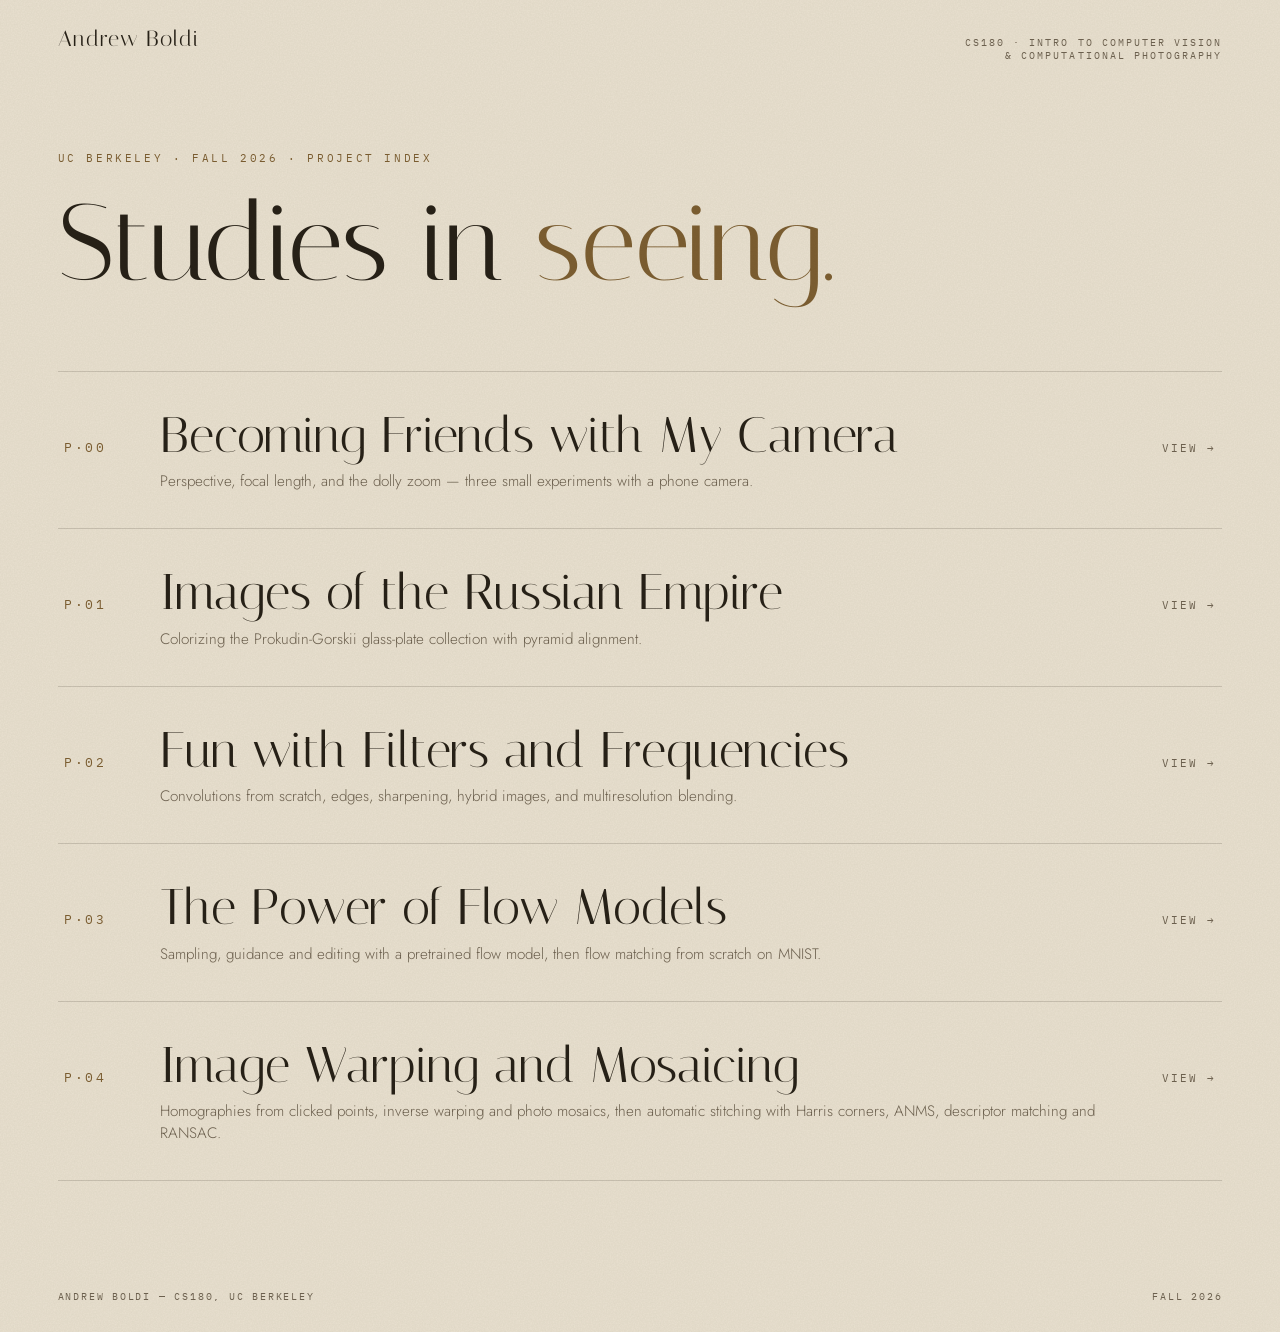
<file: index.html>
<!doctype html>
<html lang="en">
<head>
  <meta charset="utf-8">
  <meta name="viewport" content="width=device-width, initial-scale=1">
  <title>CS180 — Andrew Boldi</title>
  <meta name="description" content="CS180 project webpages — Andrew Boldi, UC Berkeley, Fall 2026.">
  <link rel="icon" href="data:image/svg+xml,%3Csvg xmlns='http://www.w3.org/2000/svg' viewBox='0 0 32 32'%3E%3Ccircle cx='16' cy='16' r='13' fill='none' stroke='%239C7A46' stroke-width='2'/%3E%3Ccircle cx='16' cy='16' r='5.5' fill='none' stroke='%239C7A46' stroke-width='1.6'/%3E%3Ccircle cx='16' cy='16' r='1.8' fill='%239C7A46'/%3E%3C/svg%3E">
  <link rel="preconnect" href="https://fonts.googleapis.com">
  <link rel="preconnect" href="https://fonts.gstatic.com" crossorigin>
  <link href="https://fonts.googleapis.com/css2?family=Italiana&family=Jost:wght@300;400;500&family=IBM+Plex+Mono:wght@400;500&display=swap" rel="stylesheet">
  <style>
    :root {
      --paper: #E9E1D0;
      --paper-deep: #DFD4BE;
      --ink: #272117;
      --ink-soft: #6E6250;
      --brass: #9C7A46;
      --brass-deep: #7C5E31;
      --hairline: rgba(39, 33, 23, 0.16);
      --display: 'Italiana', Georgia, serif;
      --body: 'Jost', system-ui, sans-serif;
      --mono: 'IBM Plex Mono', ui-monospace, monospace;
      --gutter: clamp(1.4rem, 4.5vw, 4rem);
    }

    * { box-sizing: border-box; }

    body {
      margin: 0;
      background: var(--paper);
      color: var(--ink);
      font-family: var(--body);
      min-height: 100svh;
      display: flex;
      flex-direction: column;
      overflow-x: hidden;
    }

    ::selection { background: var(--brass); color: var(--paper); }
    :focus-visible { outline: 2px solid var(--brass-deep); outline-offset: 3px; }

    .grain {
      position: fixed;
      inset: -50%;
      z-index: 5;
      pointer-events: none;
      opacity: 0.32;
      mix-blend-mode: multiply;
      background-image: url("data:image/svg+xml,%3Csvg xmlns='http://www.w3.org/2000/svg' width='280' height='280'%3E%3Cfilter id='n'%3E%3CfeTurbulence type='fractalNoise' baseFrequency='0.72' numOctaves='2' stitchTiles='stitch'/%3E%3CfeColorMatrix type='matrix' values='0 0 0 0 0.30 0 0 0 0 0.26 0 0 0 0 0.19 0 0 0 0.35 0'/%3E%3C/filter%3E%3Crect width='100%25' height='100%25' filter='url(%23n)'/%3E%3C/svg%3E");
    }

    header {
      display: flex;
      justify-content: space-between;
      align-items: baseline;
      padding: 1.6rem var(--gutter);
      gap: 1rem;
    }

    .masthead {
      font-family: var(--display);
      font-size: 1.35rem;
      letter-spacing: 0.05em;
    }

    .course {
      font-family: var(--mono);
      font-size: 0.64rem;
      text-transform: uppercase;
      letter-spacing: 0.2em;
      color: var(--ink-soft);
      text-align: right;
    }

    main {
      flex: 1;
      display: flex;
      flex-direction: column;
      justify-content: center;
      padding: 4rem var(--gutter) 5rem;
      max-width: calc(1240px + 2 * var(--gutter));
      width: 100%;
      margin-inline: auto;
    }

    .eyebrow {
      font-family: var(--mono);
      font-size: 0.68rem;
      text-transform: uppercase;
      letter-spacing: 0.24em;
      color: var(--brass-deep);
      margin: 0 0 1.4rem;
      opacity: 0;
      animation: rise 1s 0.15s cubic-bezier(0.22, 1, 0.36, 1) forwards;
    }

    h1 {
      font-family: var(--display);
      font-weight: 400;
      font-size: clamp(3rem, 8.5vw, 7.2rem);
      line-height: 1.02;
      margin: 0 0 clamp(3rem, 8vh, 5.5rem);
      opacity: 0;
      animation: rise 1.2s 0.3s cubic-bezier(0.22, 1, 0.36, 1) forwards;
    }

    h1 em { font-style: normal; color: var(--brass-deep); }

    .index { list-style: none; margin: 0; padding: 0; }

    .index li {
      opacity: 0;
      animation: rise 1s cubic-bezier(0.22, 1, 0.36, 1) forwards;
    }

    .index li:nth-child(1) { animation-delay: 0.55s; }
    .index li:nth-child(2) { animation-delay: 0.7s; }
    .index li:nth-child(3) { animation-delay: 0.85s; }
    .index li:nth-child(4) { animation-delay: 1s; }
    .index li:nth-child(5) { animation-delay: 1.15s; }

    @keyframes rise {
      from { opacity: 0; transform: translateY(34px); }
      to { opacity: 1; transform: none; }
    }

    .index a {
      display: grid;
      grid-template-columns: 4.5rem 1fr auto;
      align-items: baseline;
      gap: 1.5rem;
      padding: clamp(1.6rem, 4vh, 2.6rem) 0.4rem;
      border-top: 1px solid var(--hairline);
      text-decoration: none;
      color: inherit;
      transition: padding-left 0.5s cubic-bezier(0.22, 1, 0.36, 1);
    }

    .index li:last-child a { border-bottom: 1px solid var(--hairline); }
    .index a:hover { padding-left: 1.4rem; }

    .num {
      font-family: var(--mono);
      font-size: 0.8rem;
      letter-spacing: 0.2em;
      color: var(--brass-deep);
    }

    .name {
      font-family: var(--display);
      font-size: clamp(1.7rem, 4vw, 3.1rem);
      line-height: 1.1;
      transition: color 0.4s ease;
    }

    .index a:hover .name { color: var(--brass-deep); }

    .desc {
      display: block;
      font-family: var(--body);
      font-weight: 300;
      font-size: 0.95rem;
      color: var(--ink-soft);
      margin-top: 0.5rem;
    }

    .go {
      font-family: var(--mono);
      font-size: 0.7rem;
      letter-spacing: 0.18em;
      color: var(--ink-soft);
      transition: color 0.4s ease, transform 0.5s cubic-bezier(0.22, 1, 0.36, 1);
    }

    .index a:hover .go { color: var(--brass-deep); transform: translateX(6px); }

    .preview {
      position: fixed;
      z-index: 4;
      width: clamp(200px, 24vw, 340px);
      border-radius: 14px;
      border: 1px solid rgba(124, 94, 49, 0.35);
      box-shadow: 0 30px 60px -22px rgba(39, 33, 23, 0.45);
      pointer-events: none;
      opacity: 0;
      transform: scale(0.94) rotate(2deg);
      transition: opacity 0.35s ease, transform 0.5s cubic-bezier(0.22, 1, 0.36, 1);
    }

    .preview.on { opacity: 1; transform: none; }

    footer {
      padding: 1.8rem var(--gutter);
      font-family: var(--mono);
      font-size: 0.62rem;
      letter-spacing: 0.18em;
      text-transform: uppercase;
      color: var(--ink-soft);
      display: flex;
      justify-content: space-between;
      gap: 1rem;
      flex-wrap: wrap;
    }

    @media (max-width: 700px) {
      .index a { grid-template-columns: 3rem 1fr; }
      .go { display: none; }
      .preview { display: none; }
      .course { display: none; }
    }

    @media (prefers-reduced-motion: reduce) {
      .eyebrow, h1, .index li { animation: none; opacity: 1; }
      .preview { transition: none; }
    }
  </style>
</head>
<body>

  <div class="grain" aria-hidden="true"></div>

  <header>
    <span class="masthead">Andrew&nbsp;Boldi</span>
    <span class="course">CS180 · Intro to Computer Vision<br>&amp; Computational Photography</span>
  </header>

  <main>
    <p class="eyebrow">UC Berkeley · Fall 2026 · Project Index</p>
    <h1>Studies in <em>seeing.</em></h1>

    <ul class="index">
      <li>
        <a href="proj0/" data-preview="proj0/media/part2-wide.jpg">
          <span class="num">P·00</span>
          <span>
            <span class="name">Becoming Friends with My Camera</span>
            <span class="desc">Perspective, focal length, and the dolly zoom — three small experiments with a phone camera.</span>
          </span>
          <span class="go">VIEW&nbsp;→</span>
        </a>
      </li>
      <li>
        <a href="proj1/" data-preview="proj1/media/emir_ncc.jpg">
          <span class="num">P·01</span>
          <span>
            <span class="name">Images of the Russian Empire</span>
            <span class="desc">Colorizing the Prokudin-Gorskii glass-plate collection with pyramid alignment.</span>
          </span>
          <span class="go">VIEW&nbsp;→</span>
        </a>
      </li>
      <li>
        <a href="proj2/" data-preview="proj2/media/oraple.jpg">
          <span class="num">P·02</span>
          <span>
            <span class="name">Fun with Filters and Frequencies</span>
            <span class="desc">Convolutions from scratch, edges, sharpening, hybrid images, and multiresolution blending.</span>
          </span>
          <span class="go">VIEW&nbsp;→</span>
        </a>
      </li>
      <li>
        <a href="proj3/" data-preview="proj3/media/a-cfg.jpg">
          <span class="num">P·03</span>
          <span>
            <span class="name">The Power of Flow Models</span>
            <span class="desc">Sampling, guidance and editing with a pretrained flow model, then flow matching from scratch on MNIST.</span>
          </span>
          <span class="go">VIEW&nbsp;→</span>
        </a>
      </li>
      <li>
        <a href="proj4a/" data-preview="proj4a/media/overlay.jpg">
          <span class="num">P·04</span>
          <span>
            <span class="name">Image Warping and Mosaicing</span>
            <span class="desc">Homographies from clicked points, inverse warping and photo mosaics, then automatic stitching with Harris corners, ANMS, descriptor matching and RANSAC.</span>
          </span>
          <span class="go">VIEW&nbsp;→</span>
        </a>
      </li>
    </ul>
  </main>

  <img class="preview" id="preview" alt="" aria-hidden="true">

  <footer>
    <span>Andrew Boldi — CS180, UC Berkeley</span>
    <span>Fall 2026</span>
  </footer>

  <script>
    (function () {
      const prev = document.getElementById('preview');
      let raf = null;
      let tx = 0, ty = 0, x = 0, y = 0;
      const tick = () => {
        x += (tx - x) * 0.12;
        y += (ty - y) * 0.12;
        prev.style.left = x + 'px';
        prev.style.top = y + 'px';
        raf = requestAnimationFrame(tick);
      };
      document.querySelectorAll('.index a').forEach((a) => {
        a.addEventListener('pointerenter', (e) => {
          prev.src = a.dataset.preview;
          prev.classList.add('on');
          tx = x = e.clientX + 40; ty = y = e.clientY - 80;
          if (!raf) tick();
        });
        a.addEventListener('pointermove', (e) => { tx = e.clientX + 40; ty = e.clientY - 80; });
        a.addEventListener('pointerleave', () => {
          prev.classList.remove('on');
          cancelAnimationFrame(raf); raf = null;
        });
      });
    })();
  </script>
</body>
</html>
</file>
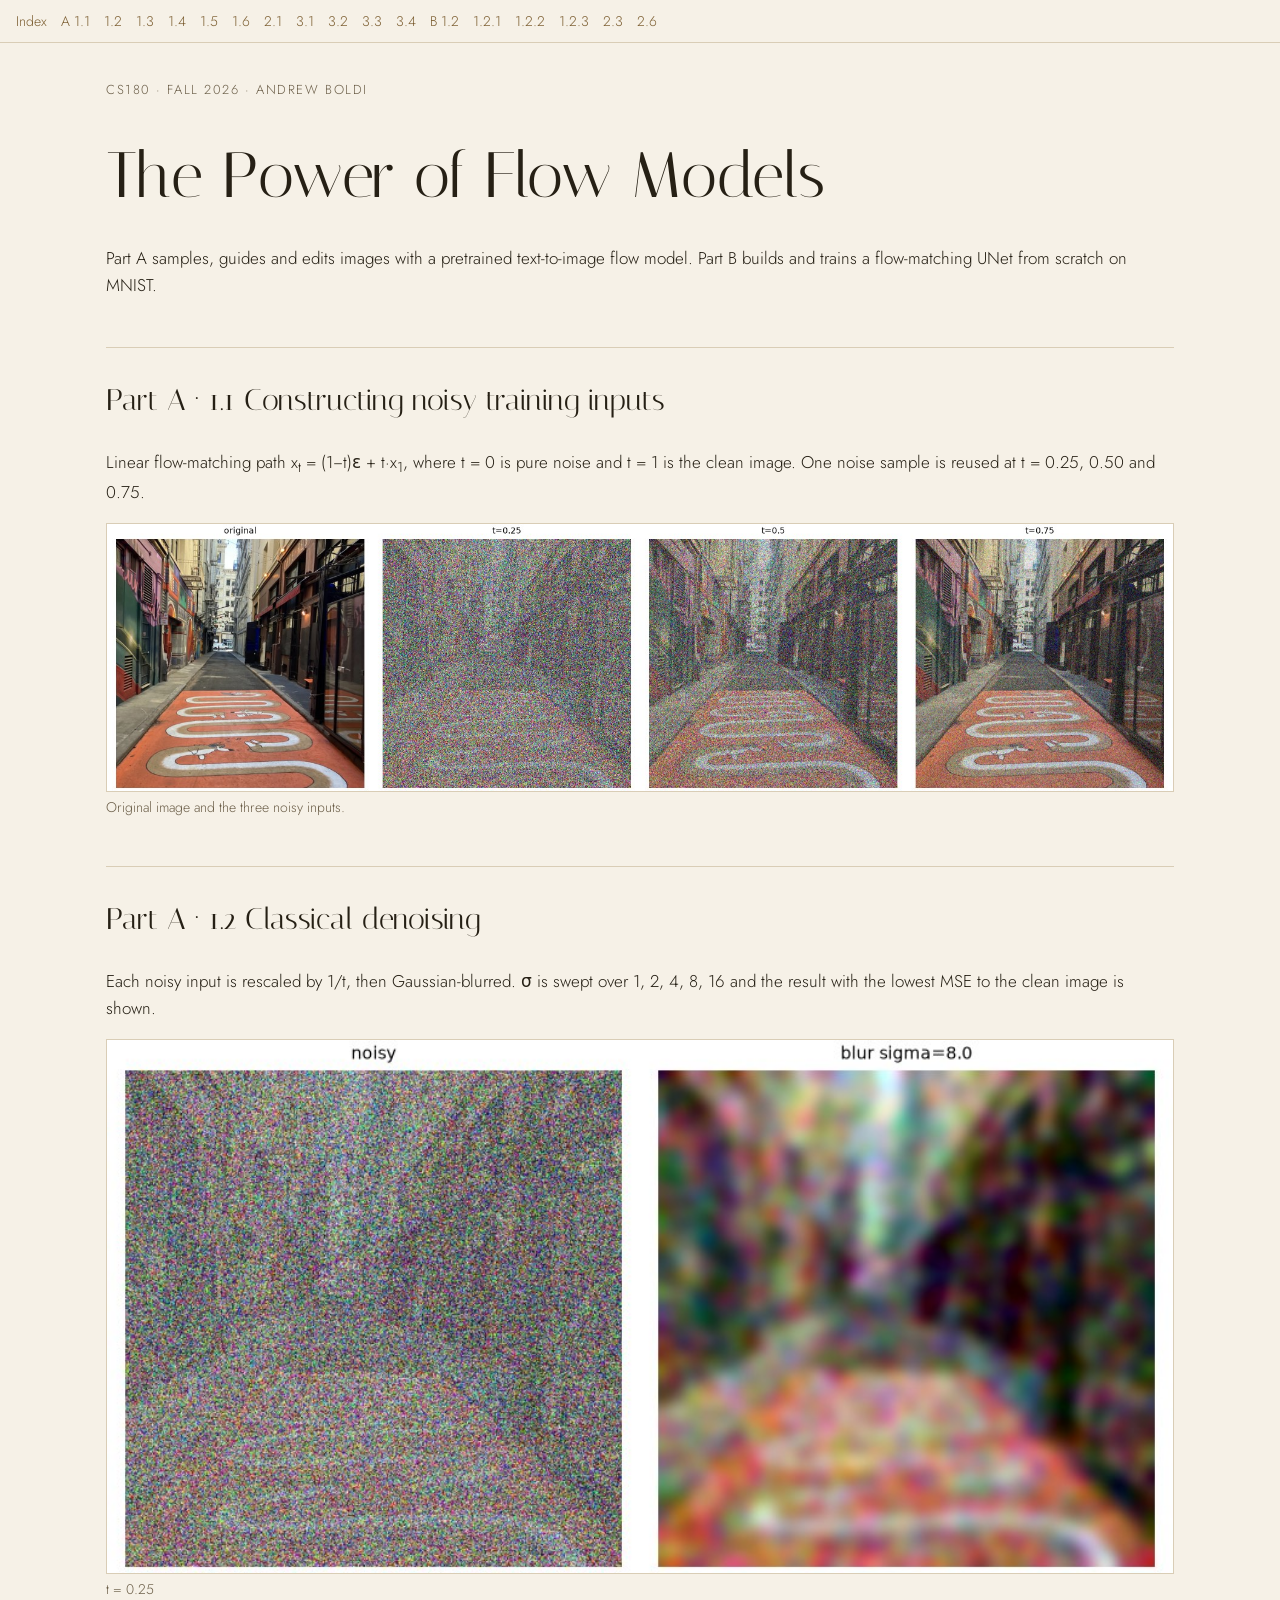
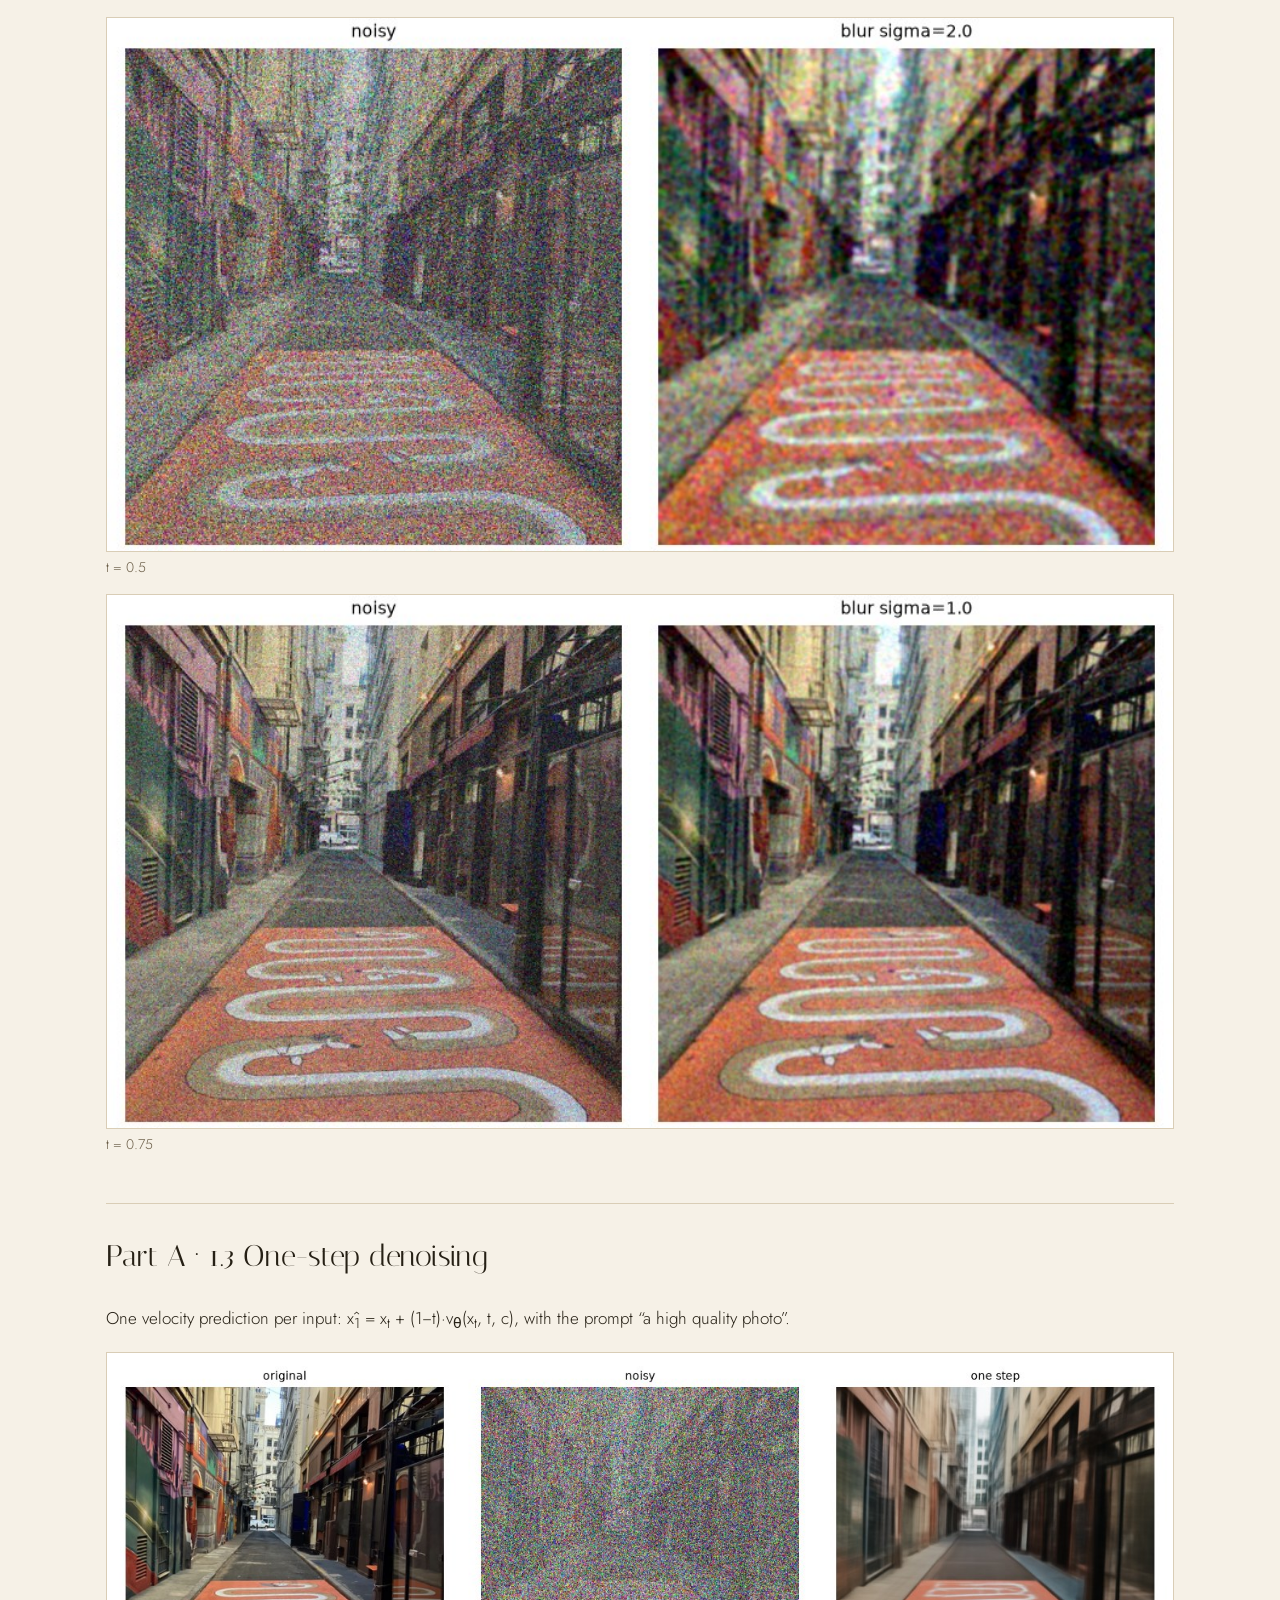
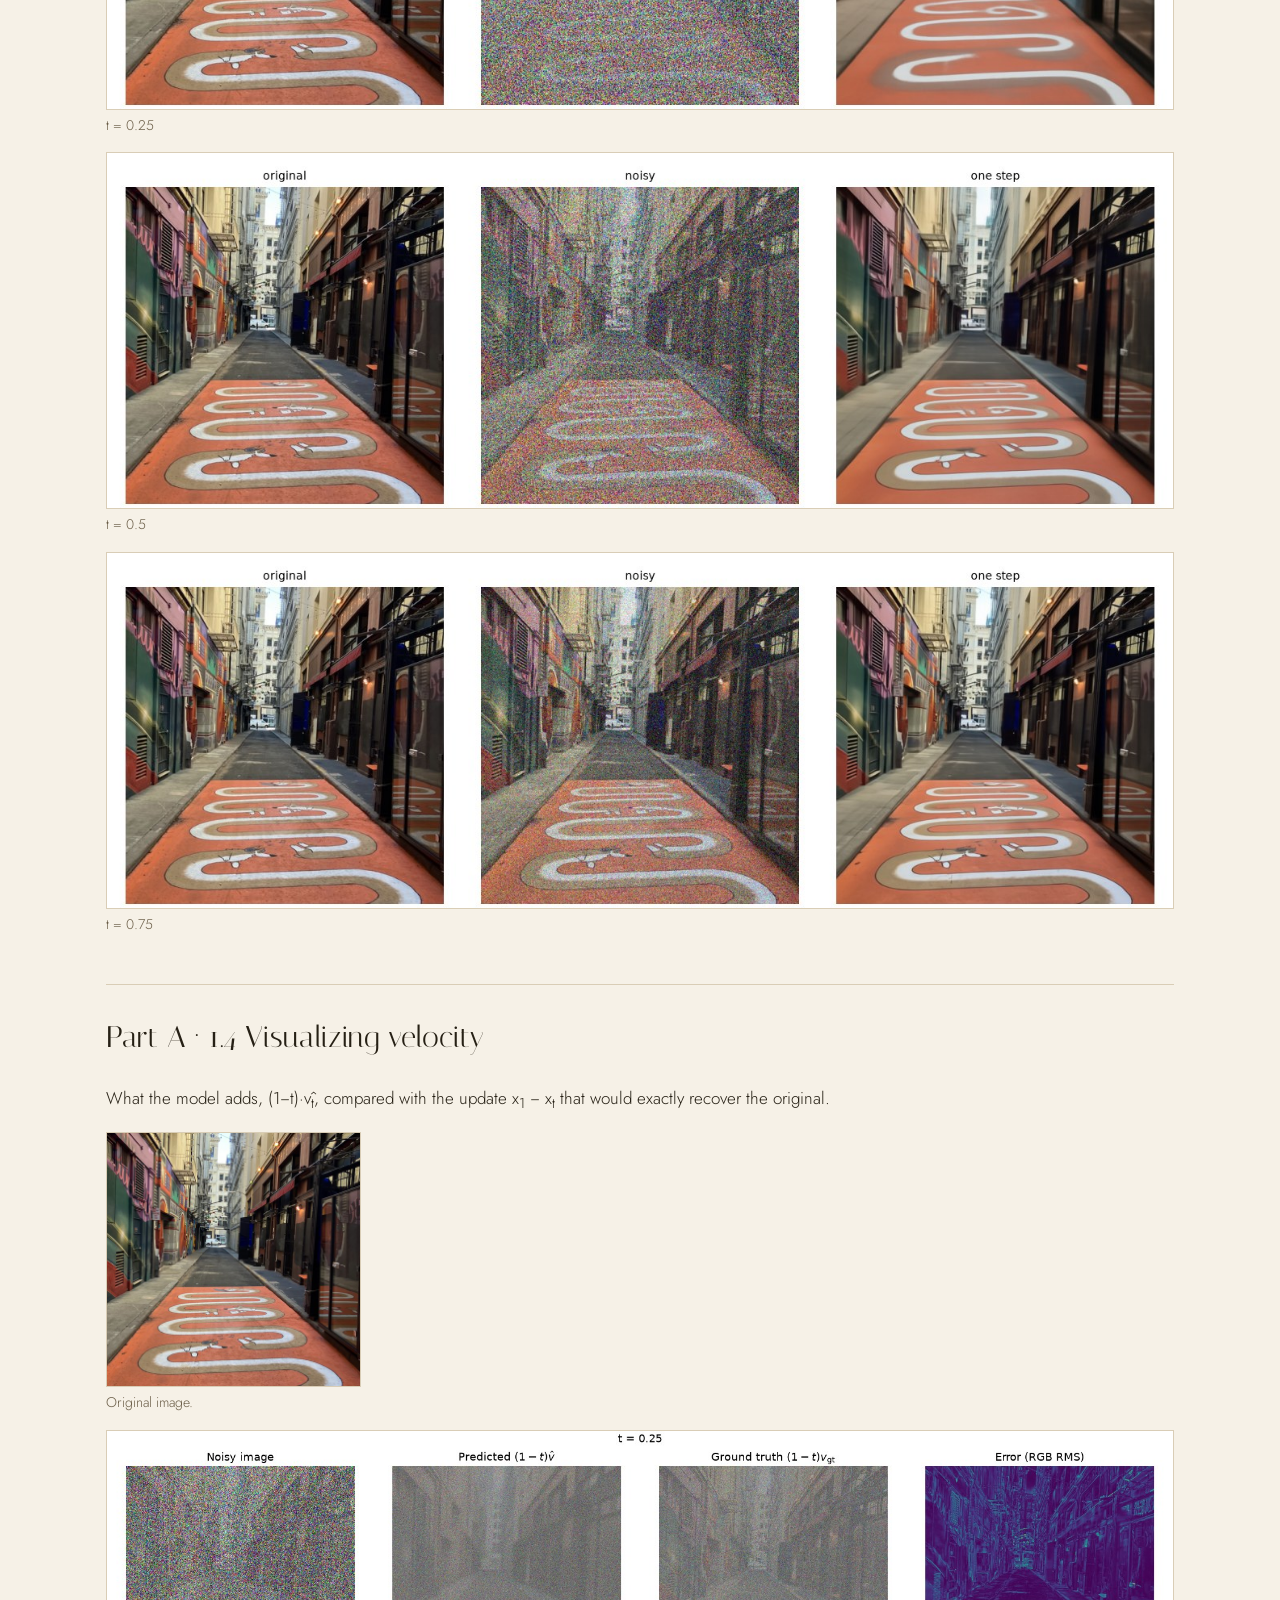
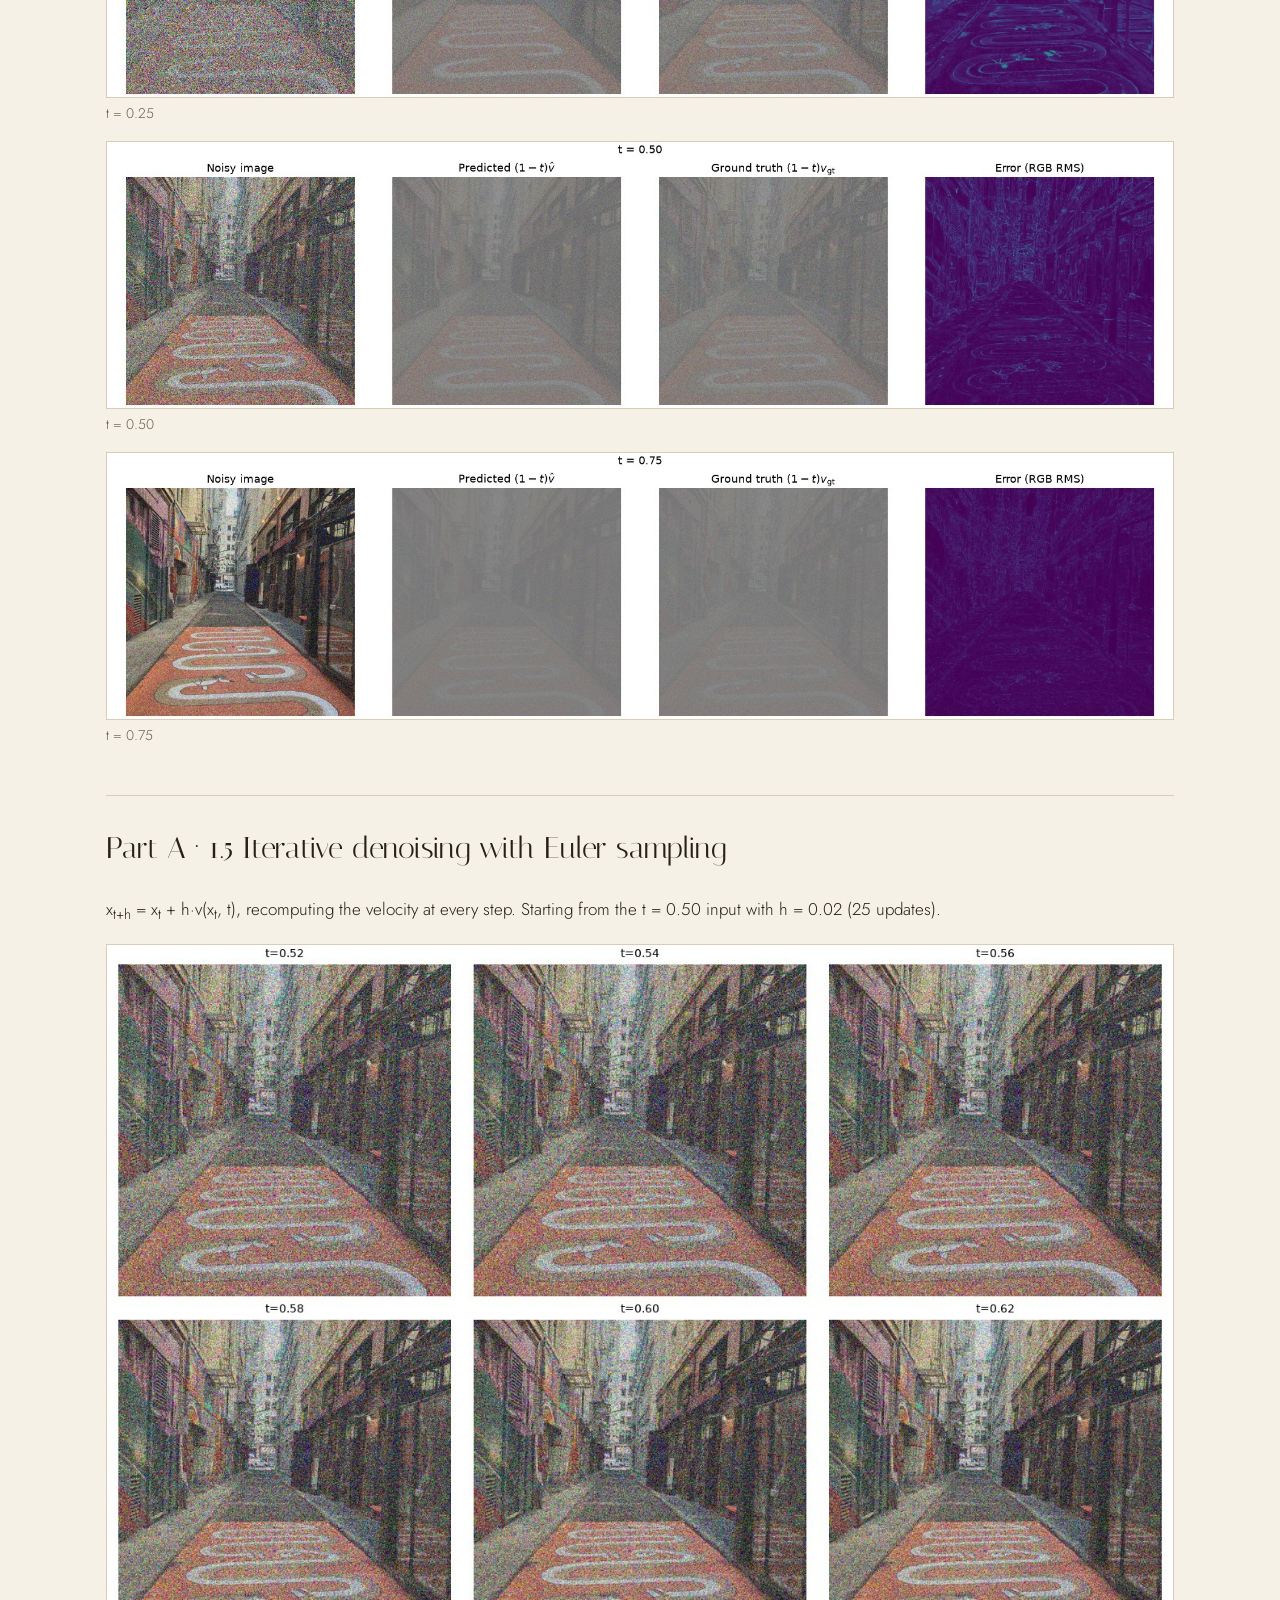
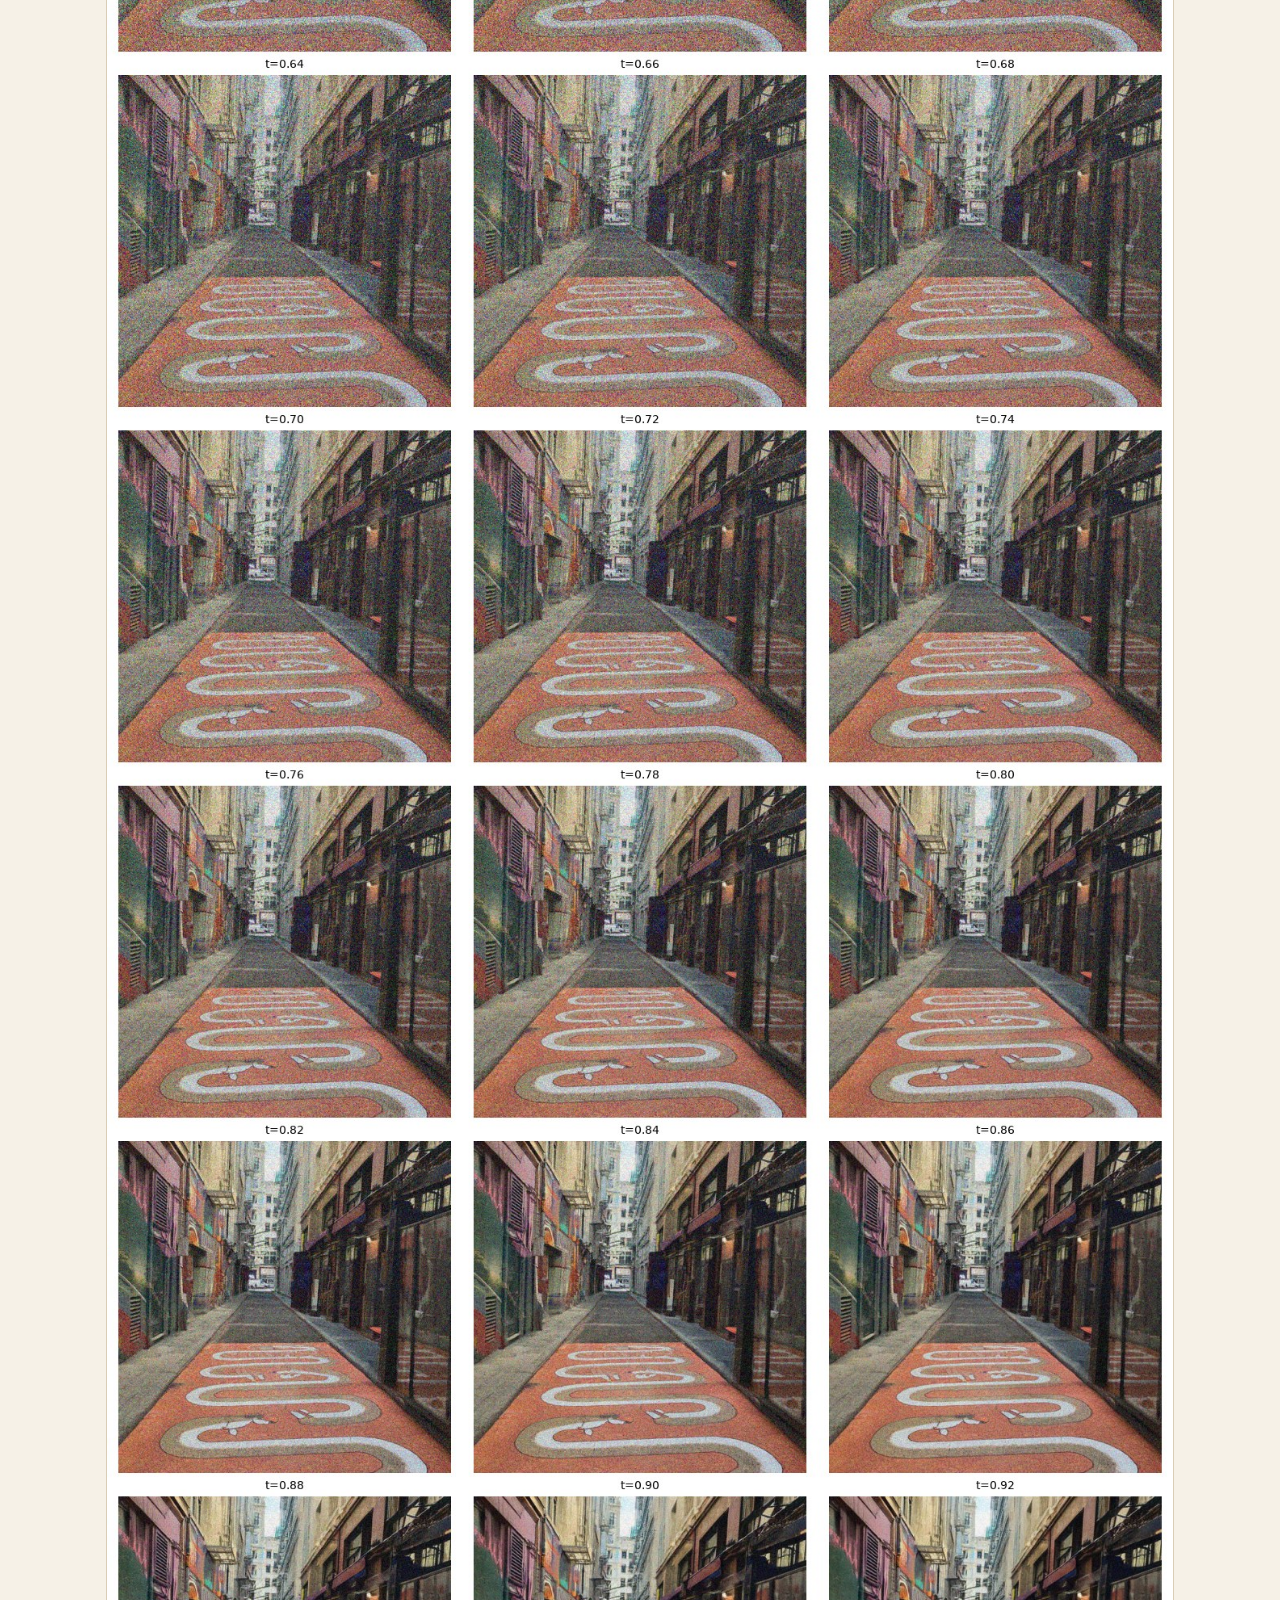
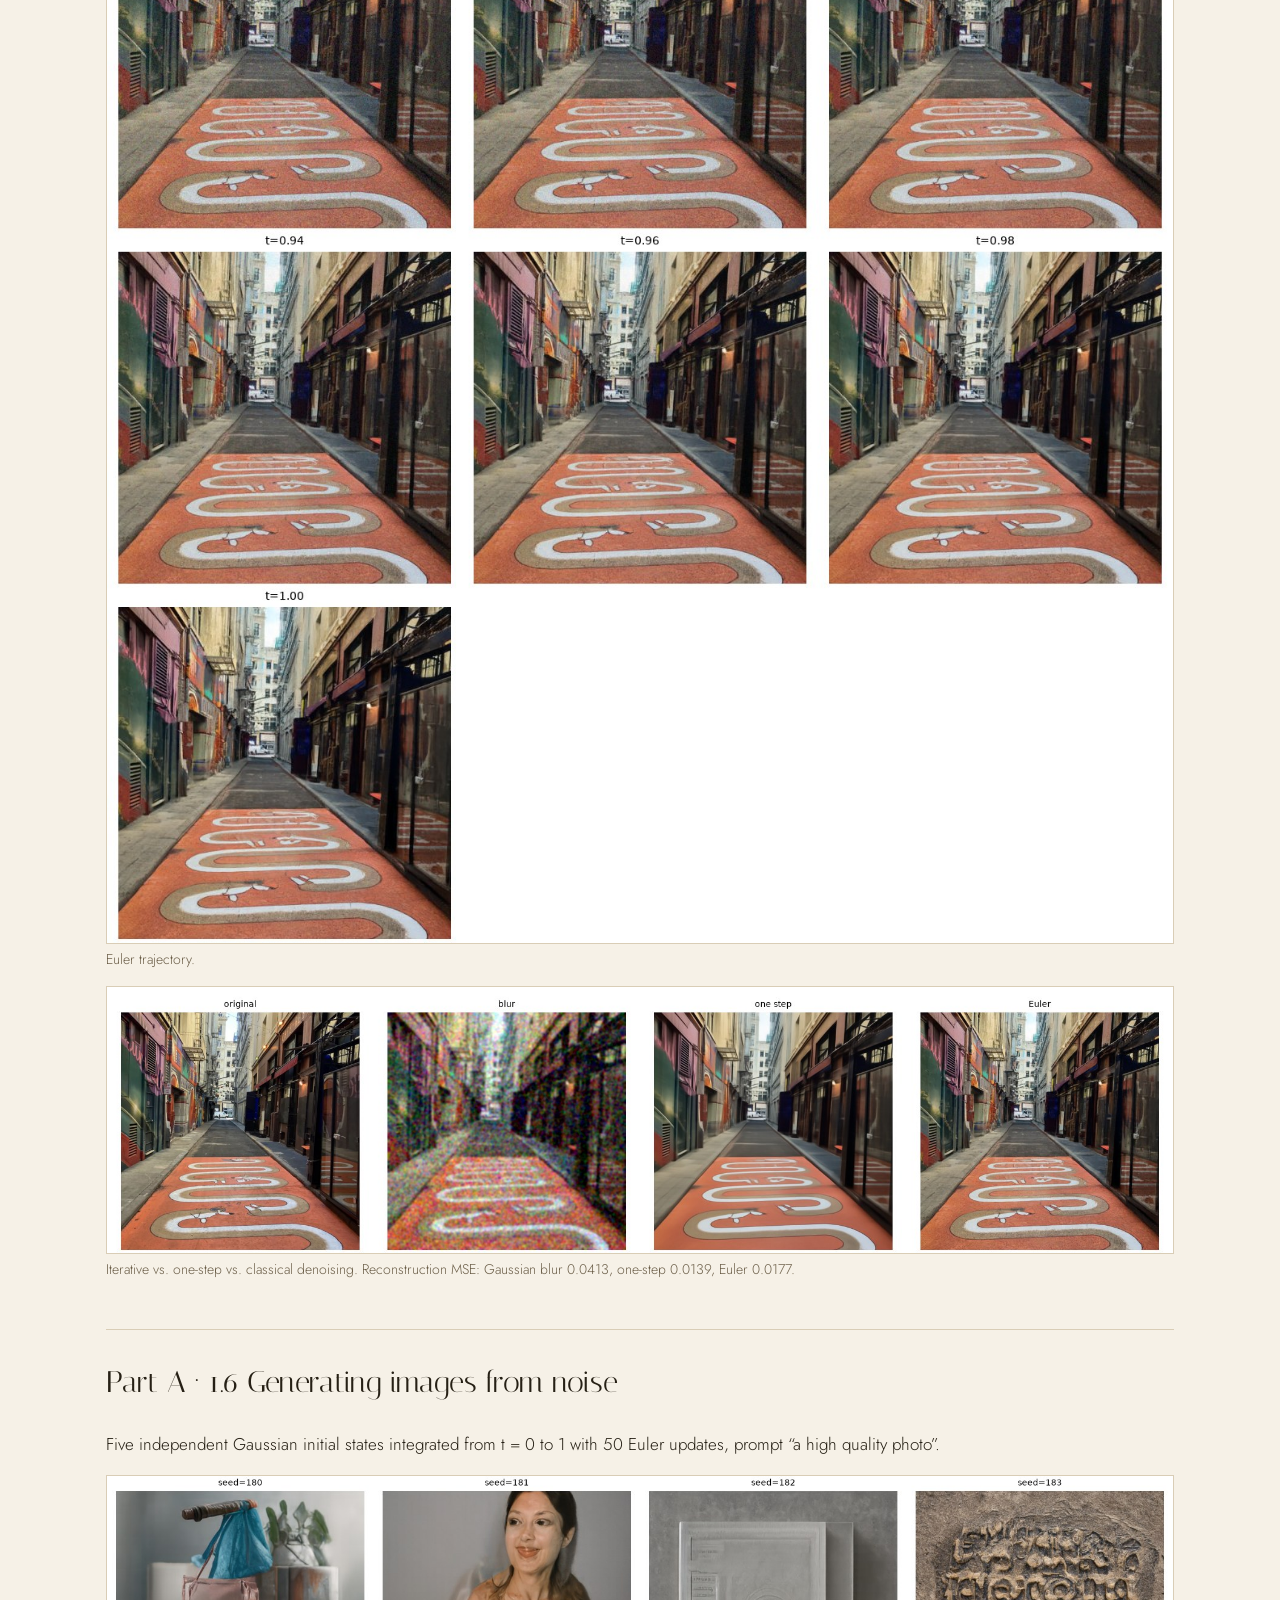
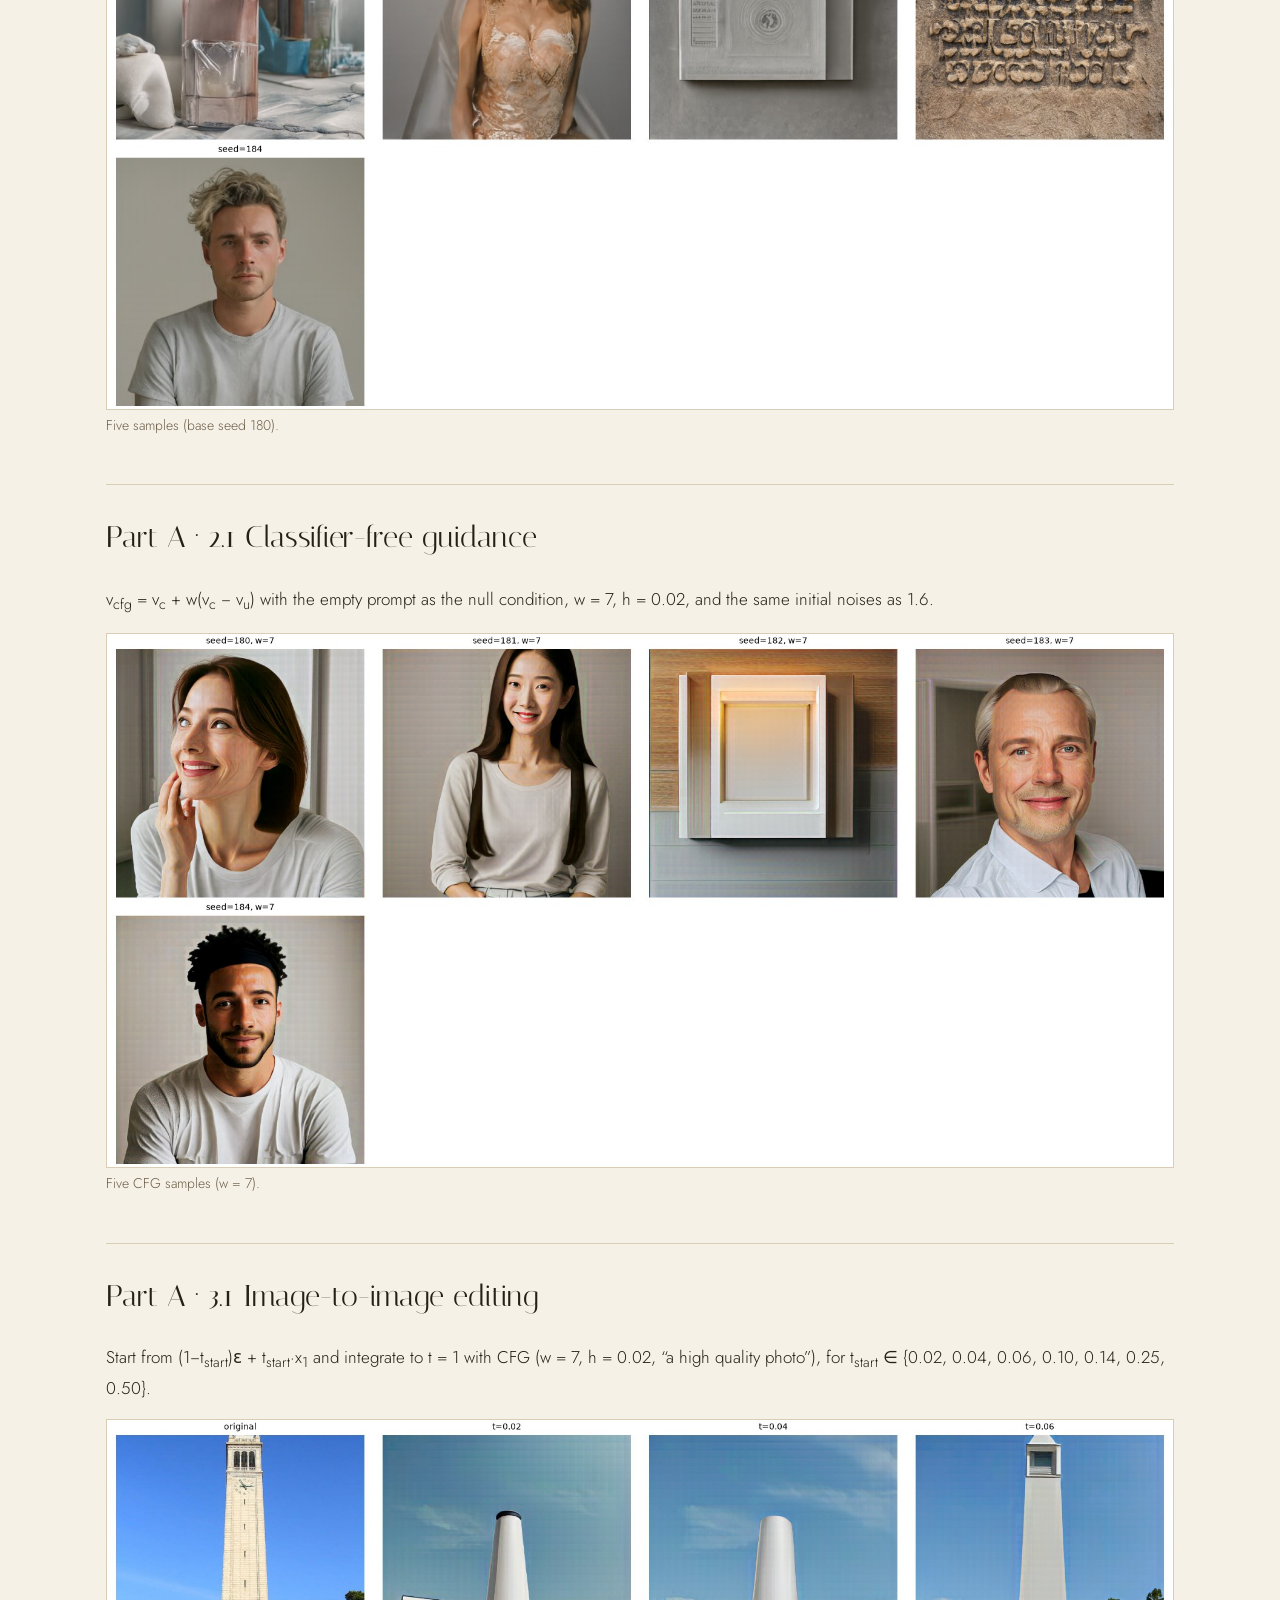
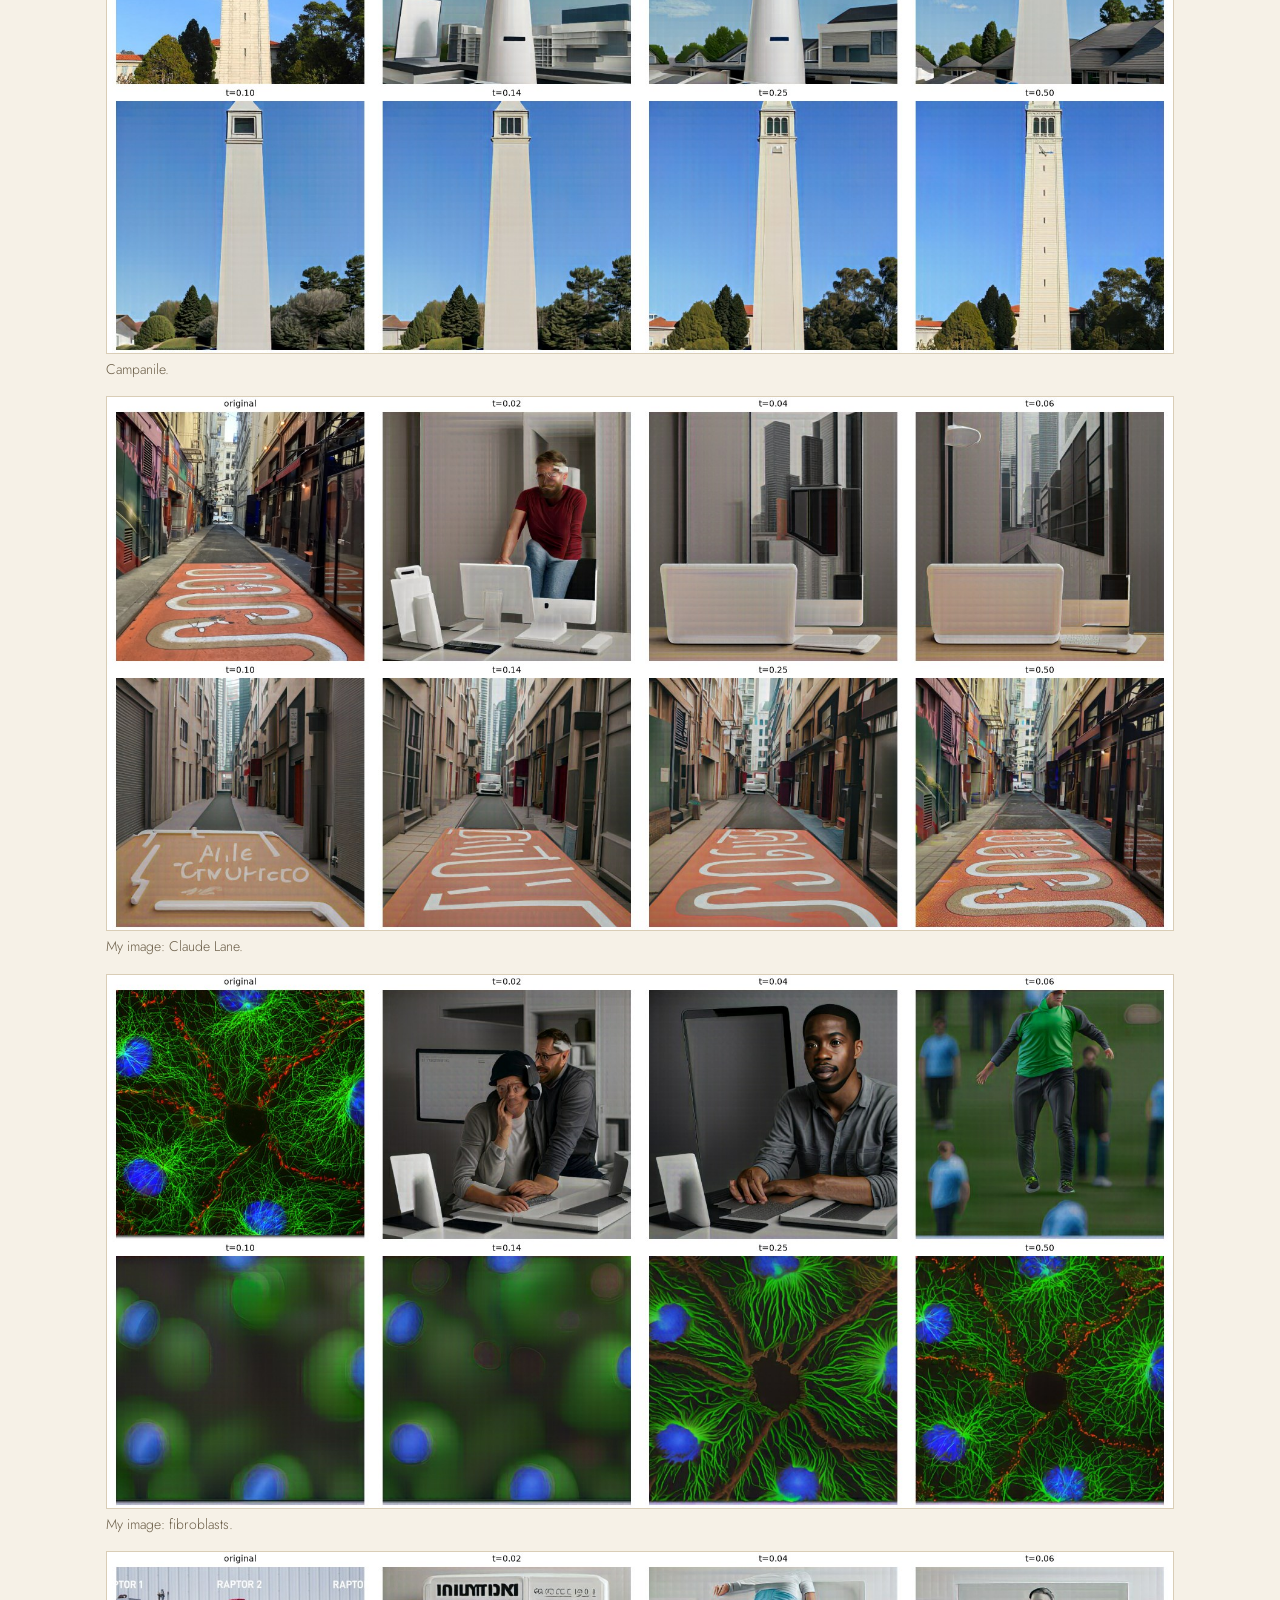
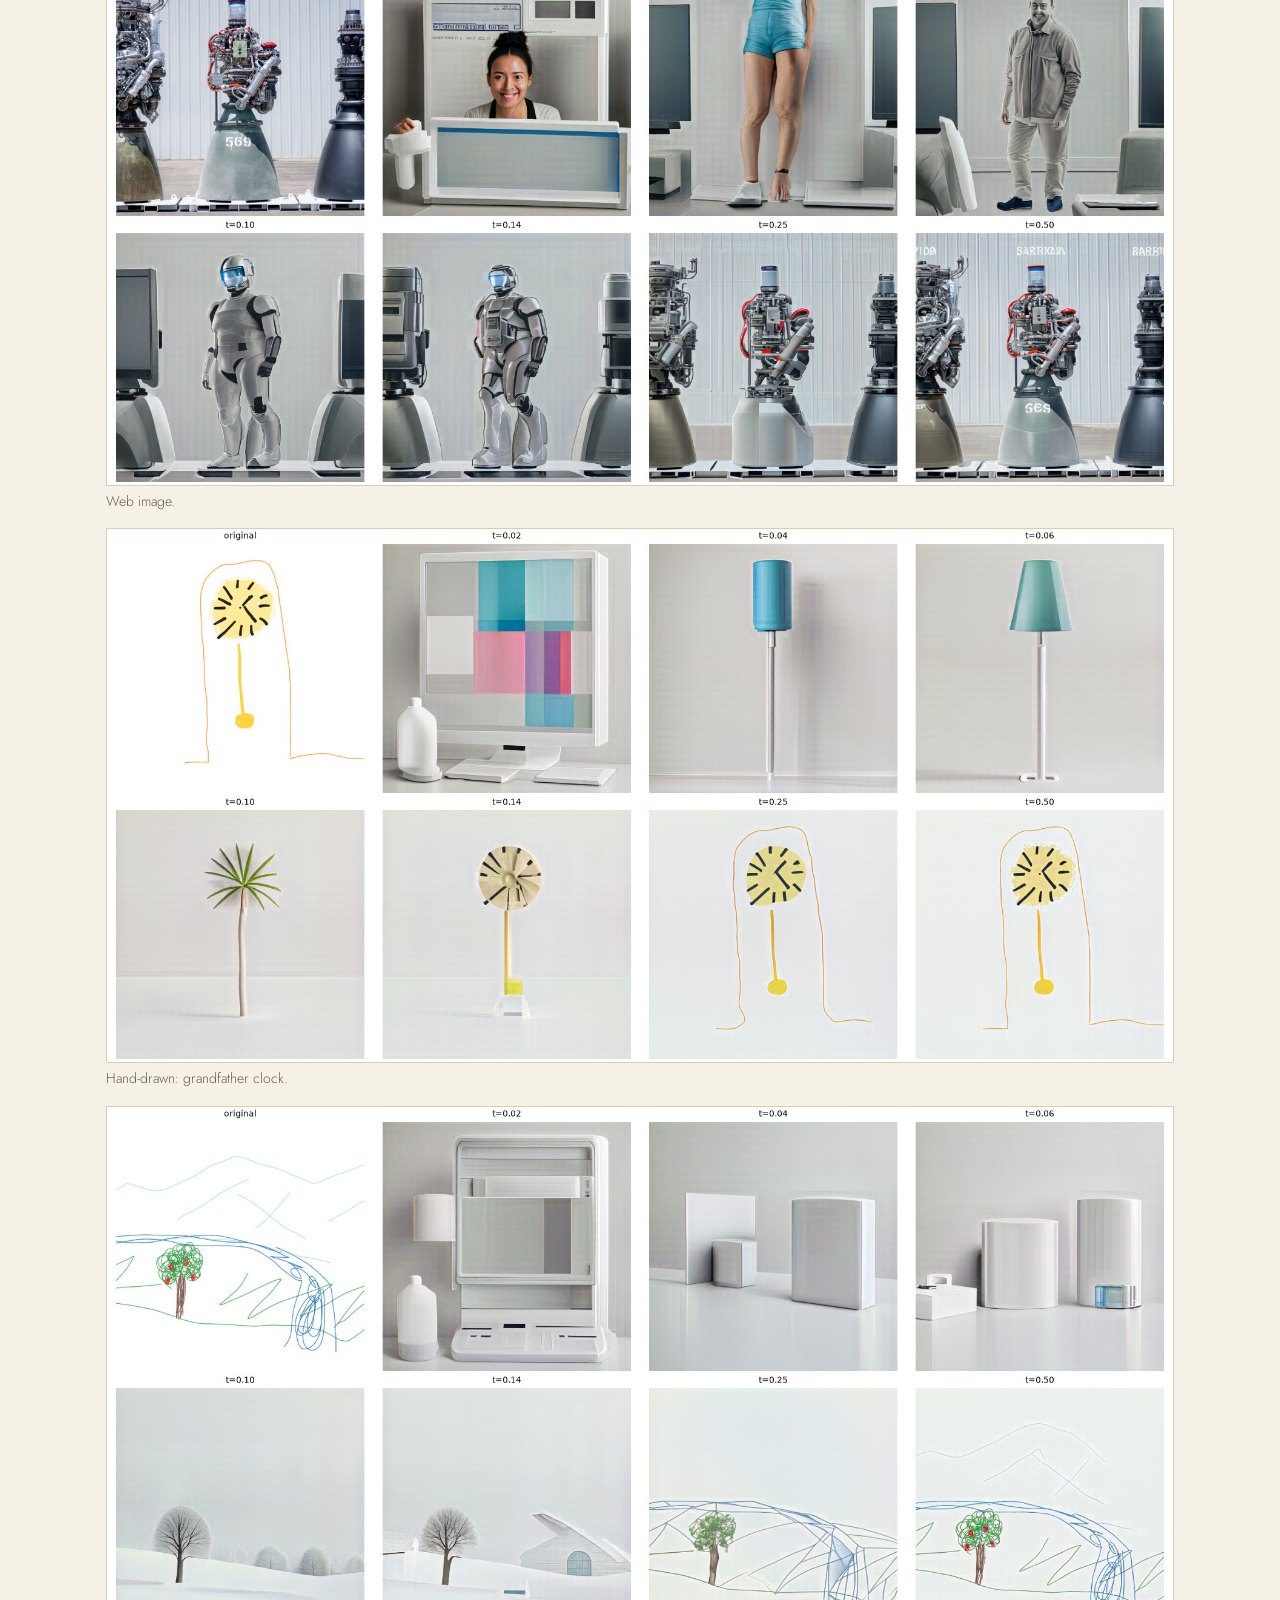
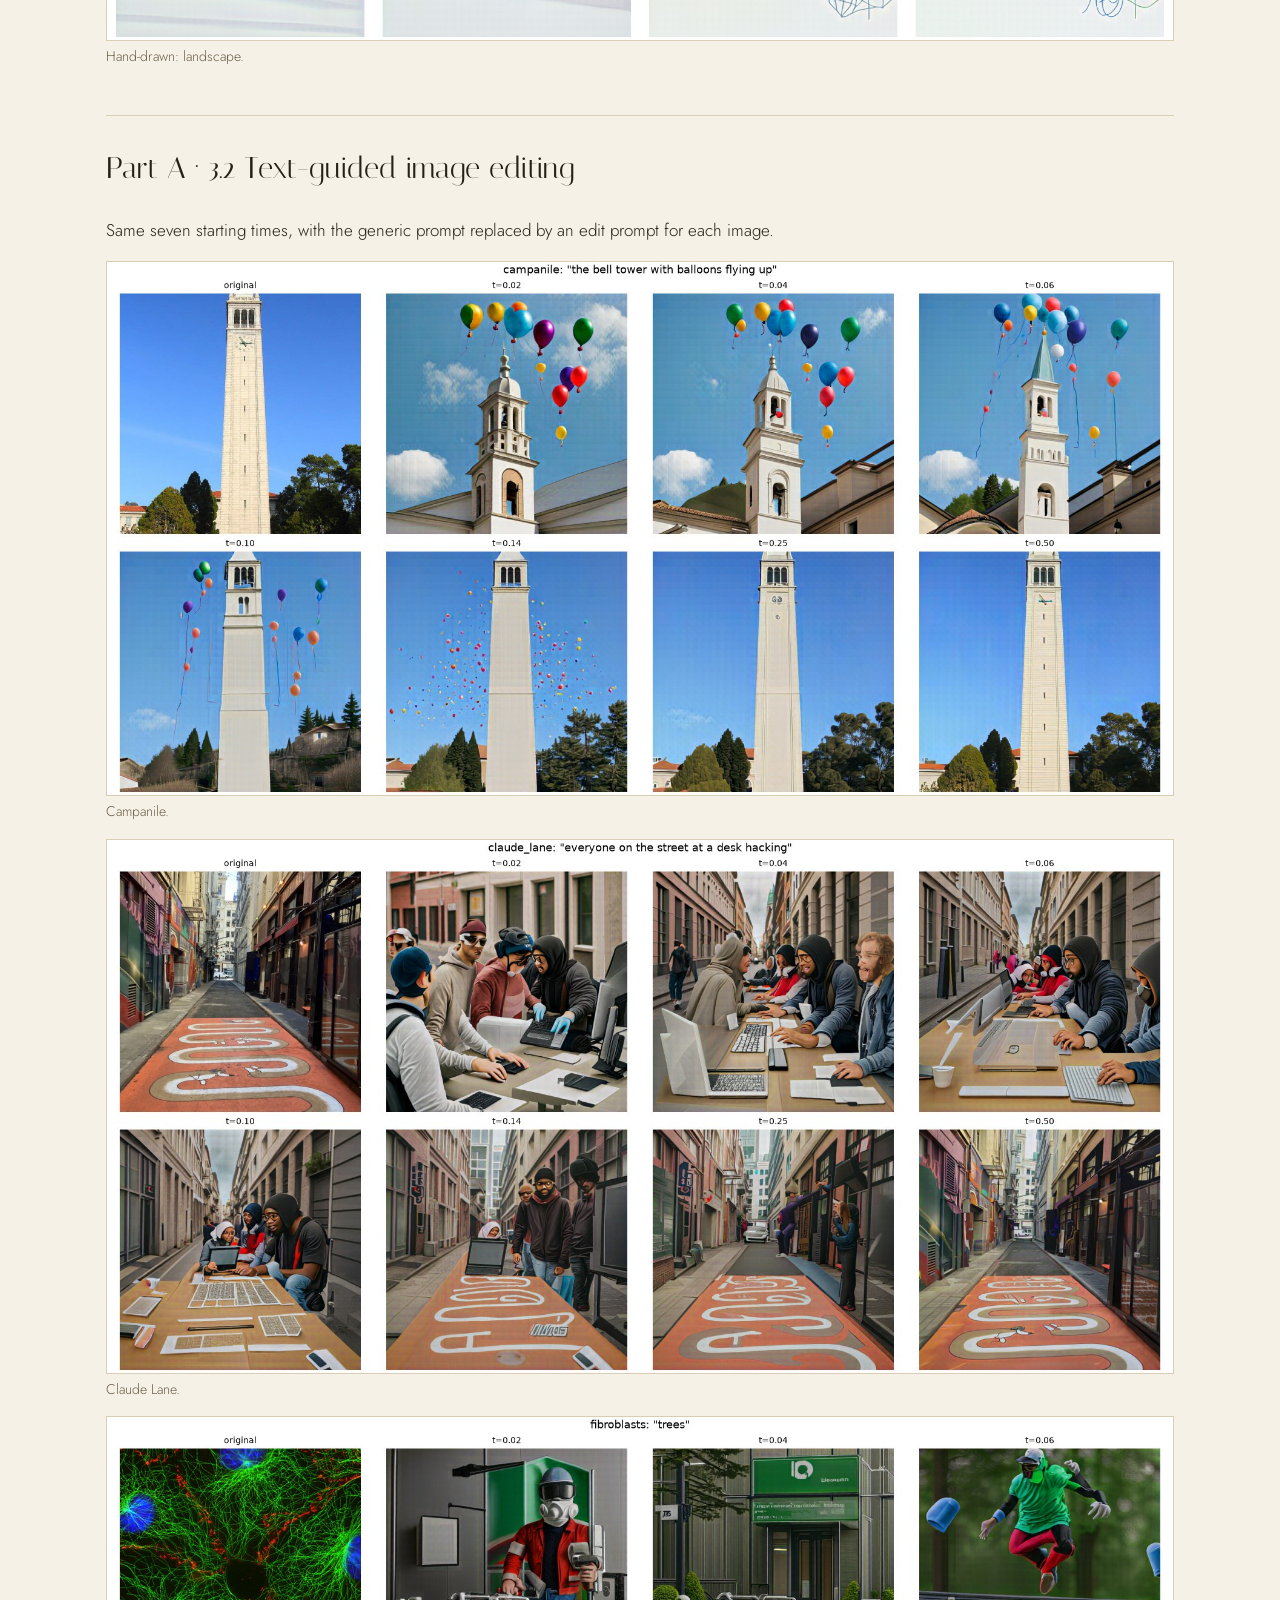
<file: proj3/index.html>
<!DOCTYPE html>
<html lang="en">
<head>
<meta charset="utf-8">
<meta name="viewport" content="width=device-width, initial-scale=1">
<title>Project 3 — The Power of Flow Models</title>
<meta name="description" content="CS180 Project 3 — pretrained flow-model sampling, guidance and editing (Part A); flow matching from scratch on MNIST (Part B).">
<link rel="preconnect" href="https://fonts.googleapis.com">
<link rel="preconnect" href="https://fonts.gstatic.com" crossorigin>
<link href="https://fonts.googleapis.com/css2?family=Italiana&family=Jost:wght@300;400;500&display=swap" rel="stylesheet">
<style>
:root { --paper:#F6F1E7; --ink:#262015; --muted:#6B5E48; --accent:#7C5E31; --line:#D9CDB6; }
* { box-sizing:border-box; }
body { margin:0; background:var(--paper); color:var(--ink); font:300 17px/1.6 Jost, system-ui, sans-serif; }
header { position:sticky; top:0; z-index:2; background:var(--paper); border-bottom:1px solid var(--line); padding:10px 16px; display:flex; flex-wrap:wrap; gap:4px 14px; font-size:14px; }
header a { color:var(--accent); text-decoration:none; }
main { max-width:1100px; margin:0 auto; padding:24px 16px 80px; }
h1, h2 { font-family:Italiana, serif; font-weight:400; }
h1 { font-size:clamp(36px, 6vw, 64px); margin:24px 0 4px; }
h2 { font-size:30px; border-top:1px solid var(--line); padding-top:28px; margin-top:48px; }
.eyebrow { color:var(--muted); letter-spacing:.12em; text-transform:uppercase; font-size:13px; }
.grid { display:grid; grid-template-columns:repeat(auto-fill, minmax(240px, 1fr)); gap:16px; }
figure { margin:0; break-inside:avoid; }
figure.wide { grid-column:1 / -1; }
img { width:100%; height:auto; display:block; border:1px solid var(--line); background:#fff; }
figcaption { font-size:14px; color:var(--muted); margin-top:4px; }
.todo { border:2px dashed #B5452B; color:#B5452B; padding:12px 16px; margin-top:16px; font-weight:500; }
@media print { header { display:none; } body { font-size:12pt; } h2 { break-after:avoid; } img { max-height:9in; object-fit:contain; } }
</style>
</head>
<body>
<header><a href="../">Index</a> <a href="#a11">A 1.1</a> <a href="#a12">1.2</a> <a href="#a13">1.3</a> <a href="#a14">1.4</a> <a href="#a15">1.5</a> <a href="#a16">1.6</a> <a href="#a21">2.1</a> <a href="#a31">3.1</a> <a href="#a32">3.2</a> <a href="#a33">3.3</a> <a href="#a34">3.4</a> <a href="#b12">B 1.2</a> <a href="#b121">1.2.1</a> <a href="#b122">1.2.2</a> <a href="#b123">1.2.3</a> <a href="#b23">2.3</a> <a href="#b26">2.6</a></header>
<main>
<p class="eyebrow">CS180 · Fall 2026 · Andrew Boldi</p>
<h1>The Power of Flow Models</h1>
<p>Part A samples, guides and edits images with a pretrained text-to-image flow model. Part B builds and trains a flow-matching UNet from scratch on MNIST.</p>
<section id="a11"><h2>Part A · 1.1 Constructing noisy training inputs</h2>
<p>Linear flow-matching path x<sub>t</sub> = (1−t)ε + t·x<sub>1</sub>, where t = 0 is pure noise and t = 1 is the clean image. One noise sample is reused at t = 0.25, 0.50 and 0.75.</p>
<div class="grid">
<figure class="wide"><img src="media/a-training-inputs.jpg" alt="Original image and the three noisy inputs." loading="lazy"><figcaption>Original image and the three noisy inputs.</figcaption></figure>
</div>
</section>
<section id="a12"><h2>Part A · 1.2 Classical denoising</h2>
<p>Each noisy input is rescaled by 1/t, then Gaussian-blurred. σ is swept over 1, 2, 4, 8, 16 and the result with the lowest MSE to the clean image is shown.</p>
<div class="grid">
<figure class="wide"><img src="media/a-blur-0.25.jpg" alt="t = 0.25" loading="lazy"><figcaption>t = 0.25</figcaption></figure>
<figure class="wide"><img src="media/a-blur-0.5.jpg" alt="t = 0.5" loading="lazy"><figcaption>t = 0.5</figcaption></figure>
<figure class="wide"><img src="media/a-blur-0.75.jpg" alt="t = 0.75" loading="lazy"><figcaption>t = 0.75</figcaption></figure>
</div>
</section>
<section id="a13"><h2>Part A · 1.3 One-step denoising</h2>
<p>One velocity prediction per input: x̂<sub>1</sub> = x<sub>t</sub> + (1−t)·v<sub>θ</sub>(x<sub>t</sub>, t, c), with the prompt “a high quality photo”.</p>
<div class="grid">
<figure class="wide"><img src="media/a-onestep-0.25.jpg" alt="t = 0.25" loading="lazy"><figcaption>t = 0.25</figcaption></figure>
<figure class="wide"><img src="media/a-onestep-0.5.jpg" alt="t = 0.5" loading="lazy"><figcaption>t = 0.5</figcaption></figure>
<figure class="wide"><img src="media/a-onestep-0.75.jpg" alt="t = 0.75" loading="lazy"><figcaption>t = 0.75</figcaption></figure>
</div>
</section>
<section id="a14"><h2>Part A · 1.4 Visualizing velocity</h2>
<p>What the model adds, (1−t)·v̂<sub>t</sub>, compared with the update x<sub>1</sub> − x<sub>t</sub> that would exactly recover the original.</p>
<div class="grid">
<figure class=""><img src="media/a-velocity-original.jpg" alt="Original image." loading="lazy"><figcaption>Original image.</figcaption></figure>
<figure class="wide"><img src="media/a-velocity-0.25.jpg" alt="t = 0.25" loading="lazy"><figcaption>t = 0.25</figcaption></figure>
<figure class="wide"><img src="media/a-velocity-0.50.jpg" alt="t = 0.50" loading="lazy"><figcaption>t = 0.50</figcaption></figure>
<figure class="wide"><img src="media/a-velocity-0.75.jpg" alt="t = 0.75" loading="lazy"><figcaption>t = 0.75</figcaption></figure>
</div>
</section>
<section id="a15"><h2>Part A · 1.5 Iterative denoising with Euler sampling</h2>
<p>x<sub>t+h</sub> = x<sub>t</sub> + h·v(x<sub>t</sub>, t), recomputing the velocity at every step. Starting from the t = 0.50 input with h = 0.02 (25 updates).</p>
<div class="grid">
<figure class="wide"><img src="media/a-trajectory.jpg" alt="Euler trajectory." loading="lazy"><figcaption>Euler trajectory.</figcaption></figure>
<figure class="wide"><img src="media/a-comparison.jpg" alt="Iterative vs. one-step vs. classical denoising." loading="lazy"><figcaption>Iterative vs. one-step vs. classical denoising. Reconstruction MSE: Gaussian blur 0.0413, one-step 0.0139, Euler 0.0177.</figcaption></figure>
</div>
</section>
<section id="a16"><h2>Part A · 1.6 Generating images from noise</h2>
<p>Five independent Gaussian initial states integrated from t = 0 to 1 with 50 Euler updates, prompt “a high quality photo”.</p>
<div class="grid">
<figure class="wide"><img src="media/a-samples.jpg" alt="Five samples." loading="lazy"><figcaption>Five samples (base seed 180).</figcaption></figure>
</div>
</section>
<section id="a21"><h2>Part A · 2.1 Classifier-free guidance</h2>
<p>v<sub>cfg</sub> = v<sub>c</sub> + w(v<sub>c</sub> − v<sub>u</sub>) with the empty prompt as the null condition, w = 7, h = 0.02, and the same initial noises as 1.6.</p>
<div class="grid">
<figure class="wide"><img src="media/a-cfg.jpg" alt="Five CFG samples (w = 7)." loading="lazy"><figcaption>Five CFG samples (w = 7).</figcaption></figure>
</div>
</section>
<section id="a31"><h2>Part A · 3.1 Image-to-image editing</h2>
<p>Start from (1−t<sub>start</sub>)ε + t<sub>start</sub>·x<sub>1</sub> and integrate to t = 1 with CFG (w = 7, h = 0.02, “a high quality photo”), for t<sub>start</sub> ∈ {0.02, 0.04, 0.06, 0.10, 0.14, 0.25, 0.50}.</p>
<div class="grid">
<figure class="wide"><img src="media/a-edit-campanile.jpg" alt="Campanile." loading="lazy"><figcaption>Campanile.</figcaption></figure>
<figure class="wide"><img src="media/a-edit-claude_lane.jpg" alt="My image: Claude Lane." loading="lazy"><figcaption>My image: Claude Lane.</figcaption></figure>
<figure class="wide"><img src="media/a-edit-fibroblasts.jpg" alt="My image: fibroblasts." loading="lazy"><figcaption>My image: fibroblasts.</figcaption></figure>
<figure class="wide"><img src="media/a-edit-web_image.jpg" alt="Web image." loading="lazy"><figcaption>Web image.</figcaption></figure>
<figure class="wide"><img src="media/a-edit-clock.jpg" alt="Hand-drawn: grandfather clock." loading="lazy"><figcaption>Hand-drawn: grandfather clock.</figcaption></figure>
<figure class="wide"><img src="media/a-edit-landscape.jpg" alt="Hand-drawn: landscape." loading="lazy"><figcaption>Hand-drawn: landscape.</figcaption></figure>
</div>
</section>
<section id="a32"><h2>Part A · 3.2 Text-guided image editing</h2>
<p>Same seven starting times, with the generic prompt replaced by an edit prompt for each image.</p>
<div class="grid">
<figure class="wide"><img src="media/a-textedit-campanile.jpg" alt="Campanile." loading="lazy"><figcaption>Campanile.</figcaption></figure>
<figure class="wide"><img src="media/a-textedit-claude_lane.jpg" alt="Claude Lane." loading="lazy"><figcaption>Claude Lane.</figcaption></figure>
<figure class="wide"><img src="media/a-textedit-fibroblasts.jpg" alt="Fibroblasts." loading="lazy"><figcaption>Fibroblasts.</figcaption></figure>
</div>
</section>
<section id="a33"><h2>Part A · 3.3 Visual anagrams</h2>
<p>Average v<sub>cfg</sub>(x, t, c<sub>a</sub>) and F(v<sub>cfg</sub>(F(x), t, c<sub>b</sub>)), where F rotates the image by 180°, inside the same Euler sampler.</p>
<div class="grid">
<figure class="wide"><img src="media/a-anagram-0.jpg" alt="Illusion 1: upright and rotated." loading="lazy"><figcaption>Illusion 1: upright and rotated.</figcaption></figure>
<figure class="wide"><img src="media/a-anagram-1.jpg" alt="Illusion 2: upright and rotated." loading="lazy"><figcaption>Illusion 2: upright and rotated.</figcaption></figure>
</div>
</section>
<section id="a34"><h2>Part A · 3.4 Hybrid images</h2>
<p>Each Euler update uses lowpass(v<sub>a</sub>) + v<sub>b</sub> − lowpass(v<sub>b</sub>): prompt a sets the distant structure, prompt b the close-up detail.</p>
<div class="grid">
<figure class="wide"><img src="media/a-hybrid-0.jpg" alt="Hybrid 1." loading="lazy"><figcaption>Hybrid 1.</figcaption></figure>
<figure class="wide"><img src="media/a-hybrid-1.jpg" alt="Hybrid 2." loading="lazy"><figcaption>Hybrid 2.</figcaption></figure>
</div>
</section>
<section id="b12"><h2>Part B · 1.2 Single-step denoising UNet</h2>
<p>MNIST digits noised with z = x + σε for σ ∈ {0, 0.2, 0.4, 0.5, 0.6, 0.8, 1.0}.</p>
<div class="grid">
<figure class="wide"><img src="media/b-noisy.jpg" alt="Noising process." loading="lazy"><figcaption>Noising process.</figcaption></figure>
</div>
</section>
<section id="b121"><h2>Part B · 1.2.1 Training</h2>
<p>UNet denoiser trained on σ = 0.5 with an L2 loss.</p>
<div class="grid">
<figure class=""><img src="media/b-loss.jpg" alt="Training loss." loading="lazy"><figcaption>Training loss.</figcaption></figure>
<figure class=""><img src="media/b-epoch1.jpg" alt="Test set, epoch 1." loading="lazy"><figcaption>Test set, epoch 1.</figcaption></figure>
<figure class=""><img src="media/b-epoch5.jpg" alt="Test set, epoch 5." loading="lazy"><figcaption>Test set, epoch 5.</figcaption></figure>
</div>
</section>
<section id="b122"><h2>Part B · 1.2.2 Out-of-distribution testing</h2>
<p>The σ = 0.5 denoiser applied to test digits at other noise levels.</p>
<div class="grid">
<figure class=""><img src="media/b-ood-0.0.jpg" alt="σ = 0.0" loading="lazy"><figcaption>σ = 0.0</figcaption></figure>
<figure class=""><img src="media/b-ood-0.2.jpg" alt="σ = 0.2" loading="lazy"><figcaption>σ = 0.2</figcaption></figure>
<figure class=""><img src="media/b-ood-0.4.jpg" alt="σ = 0.4" loading="lazy"><figcaption>σ = 0.4</figcaption></figure>
<figure class=""><img src="media/b-ood-0.5.jpg" alt="σ = 0.5" loading="lazy"><figcaption>σ = 0.5</figcaption></figure>
<figure class=""><img src="media/b-ood-0.6.jpg" alt="σ = 0.6" loading="lazy"><figcaption>σ = 0.6</figcaption></figure>
<figure class=""><img src="media/b-ood-0.8.jpg" alt="σ = 0.8" loading="lazy"><figcaption>σ = 0.8</figcaption></figure>
<figure class=""><img src="media/b-ood-1.0.jpg" alt="σ = 1.0" loading="lazy"><figcaption>σ = 1.0</figcaption></figure>
</div>
</section>
<section id="b123"><h2>Part B · 1.2.3 Denoising pure noise</h2>
<p>A fresh UNet trained to map pure noise to digits.</p>
<p>It appears that the exact same output is being generated for all the images because if the model is taking as an input a completely random image, there is absolutely no correlation with the label. Therefore, if we desire the model to not overfit, the model must generate an &quot;average digit&quot; which is the collection of pixels that gives the lowest expectation of the MSE loss.</p>
<div class="grid">
<figure class=""><img src="media/b-pure-loss.jpg" alt="Training loss." loading="lazy"><figcaption>Training loss.</figcaption></figure>
<figure class=""><img src="media/b-pure-epoch1.jpg" alt="Epoch 1." loading="lazy"><figcaption>Epoch 1.</figcaption></figure>
<figure class=""><img src="media/b-pure-epoch5.jpg" alt="Epoch 5." loading="lazy"><figcaption>Epoch 5.</figcaption></figure>
</div>
</section>
<section id="b23"><h2>Part B · 2.1–2.3 Time-conditioned UNet (flow matching)</h2>
<p>The UNet takes t as an extra input through fully-connected blocks and predicts the velocity x<sub>1</sub> − x<sub>0</sub>; samples come from Euler integration from noise at t = 0 to data at t = 1.</p>
<div class="grid">
<figure class=""><img src="media/b-time-loss.jpg" alt="Training loss." loading="lazy"><figcaption>Training loss.</figcaption></figure>
<figure class=""><img src="media/b-time-epoch1.jpg" alt="Samples, epoch 1." loading="lazy"><figcaption>Samples, epoch 1.</figcaption></figure>
<figure class=""><img src="media/b-time-epoch5.jpg" alt="Samples, epoch 5." loading="lazy"><figcaption>Samples, epoch 5.</figcaption></figure>
<figure class=""><img src="media/b-time-epoch10.jpg" alt="Samples, epoch 10." loading="lazy"><figcaption>Samples, epoch 10.</figcaption></figure>
</div>
</section>
<section id="b26"><h2>Part B · 2.4–2.6 Class-conditioned UNet (flow matching)</h2>
<p>Adds a one-hot class vector (dropped 10% of the time) and samples with classifier-free guidance, v<sub>u</sub> + γ(v<sub>c</sub> − v<sub>u</sub>).</p>
<div class="grid">
<figure class=""><img src="media/b-class-epoch1.jpg" alt="Samples, epoch 1." loading="lazy"><figcaption>Samples, epoch 1.</figcaption></figure>
</div>
<div class="todo">Incomplete: the class-conditioned model is written in the notebook, but its full training did not finish before the deadline. Only epoch-1 samples are shown. The no-scheduler run stopped with a tensor shape error (size 10 vs. 64 at dimension 1).</div>
</section>
</main>
</body>
</html>
</file>
